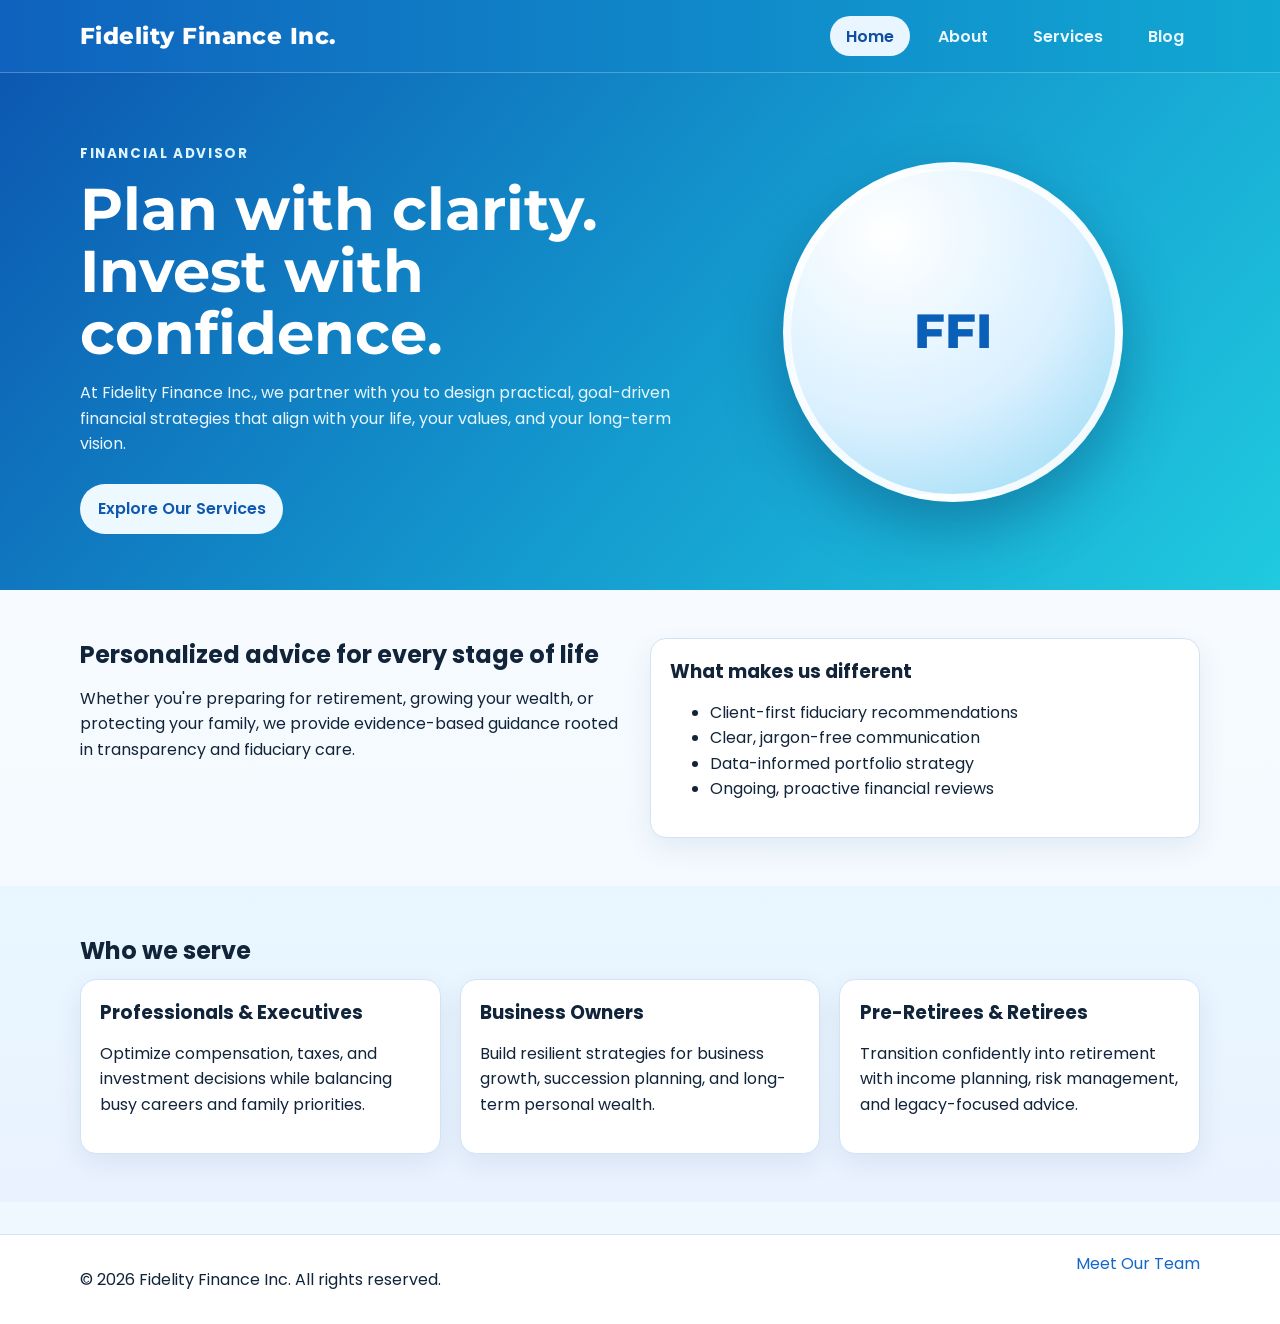
<file: index.html>
<!DOCTYPE html>
<html lang="en">
  <head>
    <meta charset="UTF-8" />
    <meta name="viewport" content="width=device-width, initial-scale=1.0" />
    <title>Fidelity Finance Inc. | Financial Advisory Services</title>
    <meta
      name="description"
      content="Fidelity Finance Inc. helps individuals, families, and business owners build resilient financial plans with trusted advisory guidance."
    />
    <link rel="preconnect" href="https://fonts.googleapis.com" />
    <link rel="preconnect" href="https://fonts.gstatic.com" crossorigin />
    <link
      href="https://fonts.googleapis.com/css2?family=Montserrat:wght@500;700;800&family=Poppins:wght@400;500;600;700&display=swap"
      rel="stylesheet"
    />
    <link rel="stylesheet" href="styles.css" />
  </head>
  <body>
    <header class="site-header">
      <div class="container nav-wrap">
        <a class="brand" href="index.html">Fidelity Finance Inc.</a>
        <nav aria-label="Primary">
          <ul class="nav-links">
            <li><a href="index.html" aria-current="page">Home</a></li>
            <li><a href="about.html">About</a></li>
            <li><a href="services.html">Services</a></li>
            <li><a href="blog.html">Blog</a></li>
          </ul>
        </nav>
      </div>
    </header>

    <main>
      <section class="hero gradient-hero">
        <div class="container">
          <div class="hero-grid">
            <div>
              <p class="eyebrow light">Financial Advisor</p>
              <h1 class="hero-title">Plan with clarity. Invest with confidence.</h1>
              <p class="hero-copy">
                At Fidelity Finance Inc., we partner with you to design practical,
                goal-driven financial strategies that align with your life, your
                values, and your long-term vision.
              </p>
              <a class="button button-light" href="services.html">Explore Our Services</a>
            </div>
            <div class="hero-visual" aria-hidden="true">
              <div class="hero-avatar">FFI</div>
            </div>
          </div>
        </div>
      </section>

      <section class="section">
        <div class="container two-column">
          <div>
            <h2>Personalized advice for every stage of life</h2>
            <p>
              Whether you're preparing for retirement, growing your wealth, or
              protecting your family, we provide evidence-based guidance rooted
              in transparency and fiduciary care.
            </p>
          </div>
          <div class="card">
            <h3>What makes us different</h3>
            <ul>
              <li>Client-first fiduciary recommendations</li>
              <li>Clear, jargon-free communication</li>
              <li>Data-informed portfolio strategy</li>
              <li>Ongoing, proactive financial reviews</li>
            </ul>
          </div>
        </div>
      </section>

      <section class="section alt-bg">
        <div class="container">
          <h2>Who we serve</h2>
          <div class="grid-three">
            <article class="card">
              <h3>Professionals & Executives</h3>
              <p>
                Optimize compensation, taxes, and investment decisions while
                balancing busy careers and family priorities.
              </p>
            </article>
            <article class="card">
              <h3>Business Owners</h3>
              <p>
                Build resilient strategies for business growth, succession
                planning, and long-term personal wealth.
              </p>
            </article>
            <article class="card">
              <h3>Pre-Retirees & Retirees</h3>
              <p>
                Transition confidently into retirement with income planning,
                risk management, and legacy-focused advice.
              </p>
            </article>
          </div>
        </div>
      </section>
    </main>

    <footer class="site-footer">
      <div class="container footer-wrap">
        <p>© 2026 Fidelity Finance Inc. All rights reserved.</p>
        <a href="about.html">Meet Our Team</a>
      </div>
    </footer>
  </body>
</html>
</file>
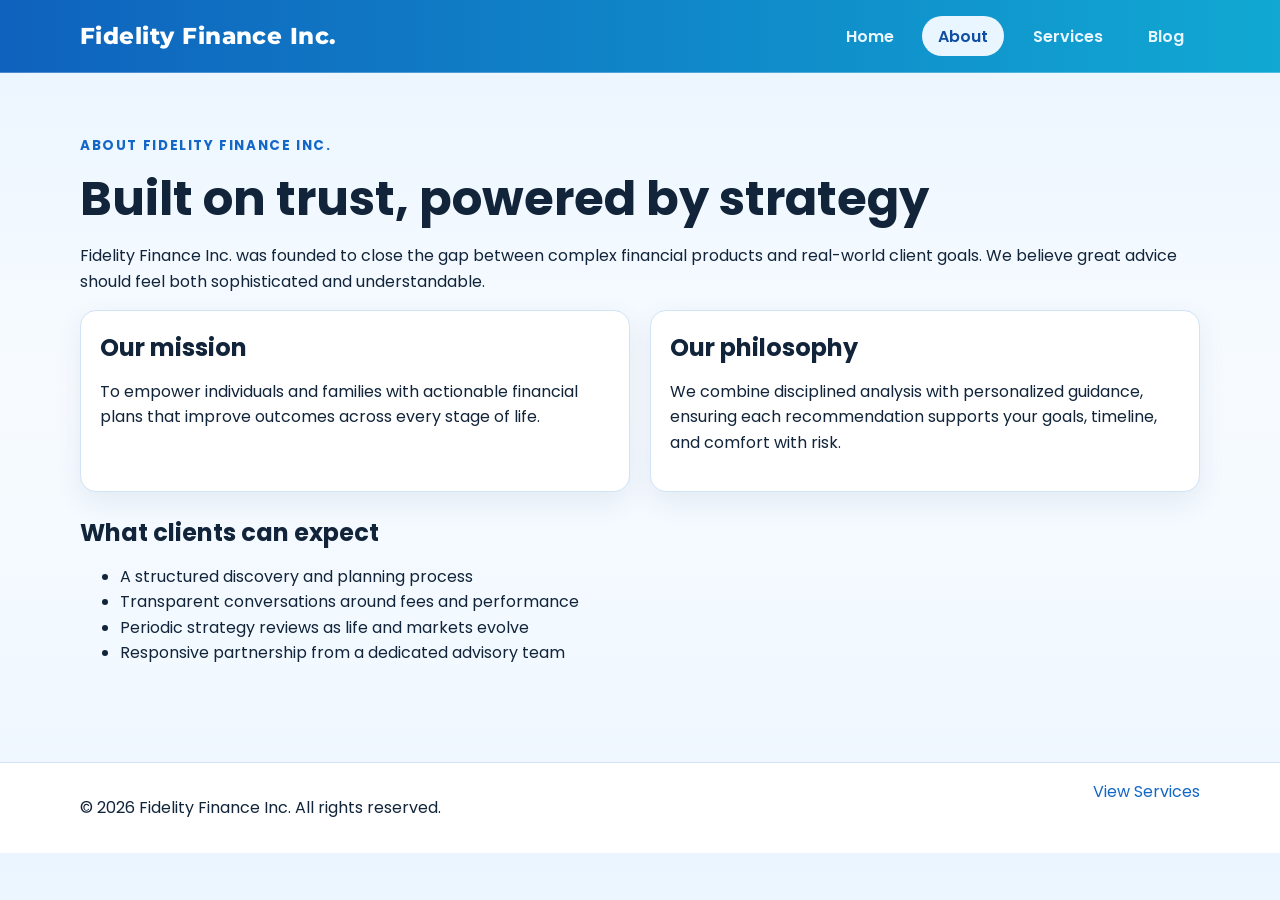
<file: about.html>
<!DOCTYPE html>
<html lang="en">
  <head>
    <meta charset="UTF-8" />
    <meta name="viewport" content="width=device-width, initial-scale=1.0" />
    <title>About | Fidelity Finance Inc.</title>
    <meta
      name="description"
      content="Learn about Fidelity Finance Inc., a client-first financial advisory firm committed to long-term planning and trusted relationships."
    />
    <link rel="preconnect" href="https://fonts.googleapis.com" />
    <link rel="preconnect" href="https://fonts.gstatic.com" crossorigin />
    <link
      href="https://fonts.googleapis.com/css2?family=Montserrat:wght@500;700;800&family=Poppins:wght@400;500;600;700&display=swap"
      rel="stylesheet"
    />
    <link rel="stylesheet" href="styles.css" />
  </head>
  <body>
    <header class="site-header">
      <div class="container nav-wrap">
        <a class="brand" href="index.html">Fidelity Finance Inc.</a>
        <nav aria-label="Primary">
          <ul class="nav-links">
            <li><a href="index.html">Home</a></li>
            <li><a href="about.html" aria-current="page">About</a></li>
            <li><a href="services.html">Services</a></li>
            <li><a href="blog.html">Blog</a></li>
          </ul>
        </nav>
      </div>
    </header>

    <main class="section">
      <div class="container">
        <p class="eyebrow">About Fidelity Finance Inc.</p>
        <h1>Built on trust, powered by strategy</h1>
        <p>
          Fidelity Finance Inc. was founded to close the gap between complex
          financial products and real-world client goals. We believe great
          advice should feel both sophisticated and understandable.
        </p>

        <div class="grid-two">
          <article class="card">
            <h2>Our mission</h2>
            <p>
              To empower individuals and families with actionable financial
              plans that improve outcomes across every stage of life.
            </p>
          </article>
          <article class="card">
            <h2>Our philosophy</h2>
            <p>
              We combine disciplined analysis with personalized guidance,
              ensuring each recommendation supports your goals, timeline, and
              comfort with risk.
            </p>
          </article>
        </div>

        <section class="section-tight">
          <h2>What clients can expect</h2>
          <ul>
            <li>A structured discovery and planning process</li>
            <li>Transparent conversations around fees and performance</li>
            <li>Periodic strategy reviews as life and markets evolve</li>
            <li>Responsive partnership from a dedicated advisory team</li>
          </ul>
        </section>
      </div>
    </main>

    <footer class="site-footer">
      <div class="container footer-wrap">
        <p>© 2026 Fidelity Finance Inc. All rights reserved.</p>
        <a href="services.html">View Services</a>
      </div>
    </footer>
  </body>
</html>
</file>
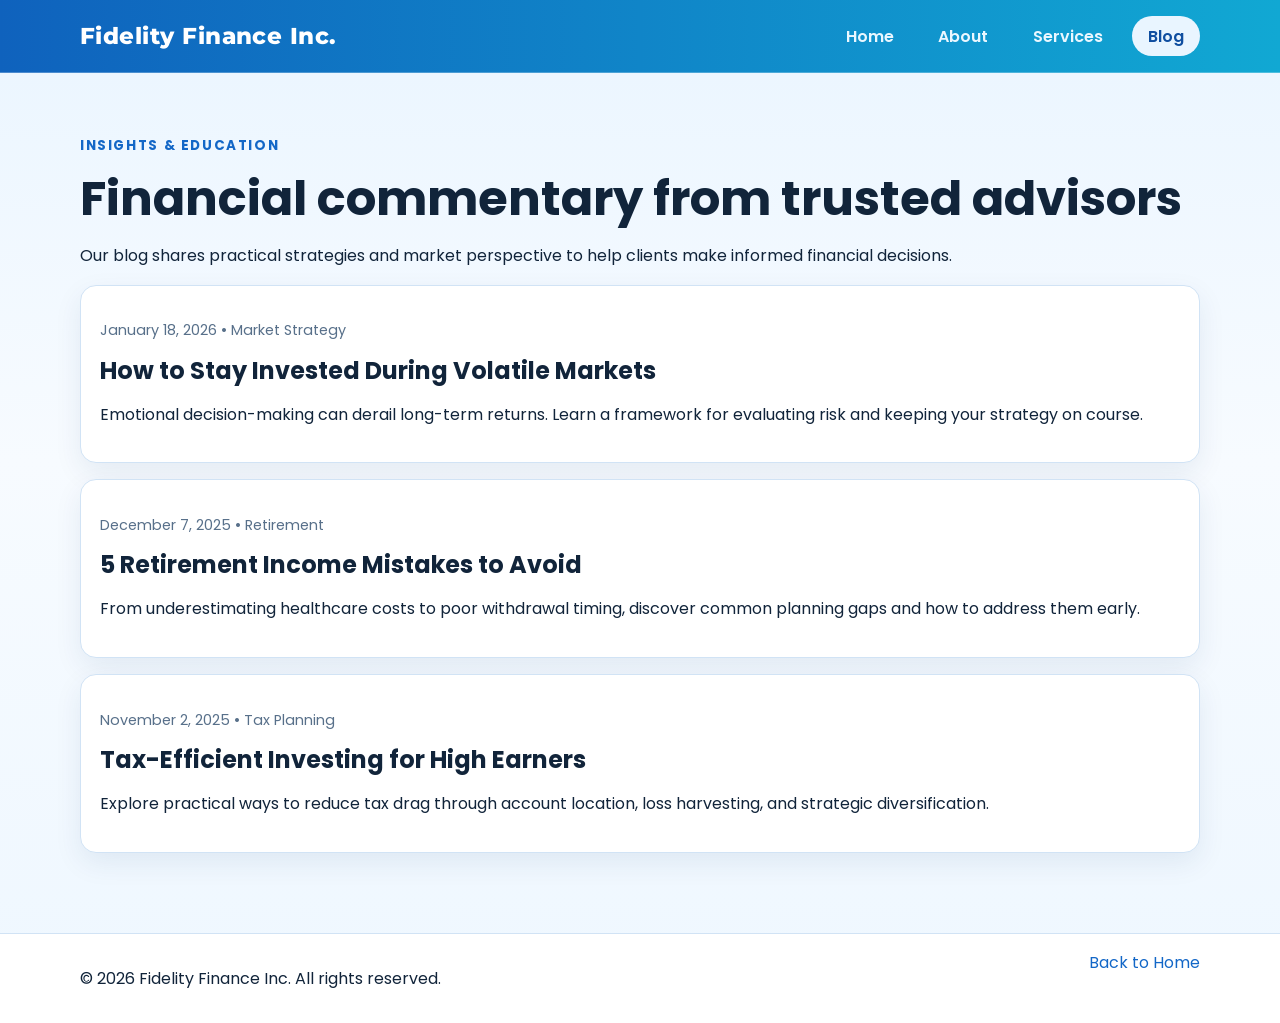
<file: blog.html>
<!DOCTYPE html>
<html lang="en">
  <head>
    <meta charset="UTF-8" />
    <meta name="viewport" content="width=device-width, initial-scale=1.0" />
    <title>Blog | Fidelity Finance Inc.</title>
    <meta
      name="description"
      content="Read financial insights from Fidelity Finance Inc. on market behavior, retirement planning, tax strategy, and long-term wealth management."
    />
    <link rel="preconnect" href="https://fonts.googleapis.com" />
    <link rel="preconnect" href="https://fonts.gstatic.com" crossorigin />
    <link
      href="https://fonts.googleapis.com/css2?family=Montserrat:wght@500;700;800&family=Poppins:wght@400;500;600;700&display=swap"
      rel="stylesheet"
    />
    <link rel="stylesheet" href="styles.css" />
  </head>
  <body>
    <header class="site-header">
      <div class="container nav-wrap">
        <a class="brand" href="index.html">Fidelity Finance Inc.</a>
        <nav aria-label="Primary">
          <ul class="nav-links">
            <li><a href="index.html">Home</a></li>
            <li><a href="about.html">About</a></li>
            <li><a href="services.html">Services</a></li>
            <li><a href="blog.html" aria-current="page">Blog</a></li>
          </ul>
        </nav>
      </div>
    </header>

    <main class="section">
      <div class="container">
        <p class="eyebrow">Insights & Education</p>
        <h1>Financial commentary from trusted advisors</h1>
        <p>
          Our blog shares practical strategies and market perspective to help
          clients make informed financial decisions.
        </p>

        <div class="blog-list">
          <article class="card">
            <p class="meta">January 18, 2026 • Market Strategy</p>
            <h2>How to Stay Invested During Volatile Markets</h2>
            <p>
              Emotional decision-making can derail long-term returns. Learn a
              framework for evaluating risk and keeping your strategy on course.
            </p>
          </article>

          <article class="card">
            <p class="meta">December 7, 2025 • Retirement</p>
            <h2>5 Retirement Income Mistakes to Avoid</h2>
            <p>
              From underestimating healthcare costs to poor withdrawal timing,
              discover common planning gaps and how to address them early.
            </p>
          </article>

          <article class="card">
            <p class="meta">November 2, 2025 • Tax Planning</p>
            <h2>Tax-Efficient Investing for High Earners</h2>
            <p>
              Explore practical ways to reduce tax drag through account
              location, loss harvesting, and strategic diversification.
            </p>
          </article>
        </div>
      </div>
    </main>

    <footer class="site-footer">
      <div class="container footer-wrap">
        <p>© 2026 Fidelity Finance Inc. All rights reserved.</p>
        <a href="index.html">Back to Home</a>
      </div>
    </footer>
  </body>
</html>
</file>
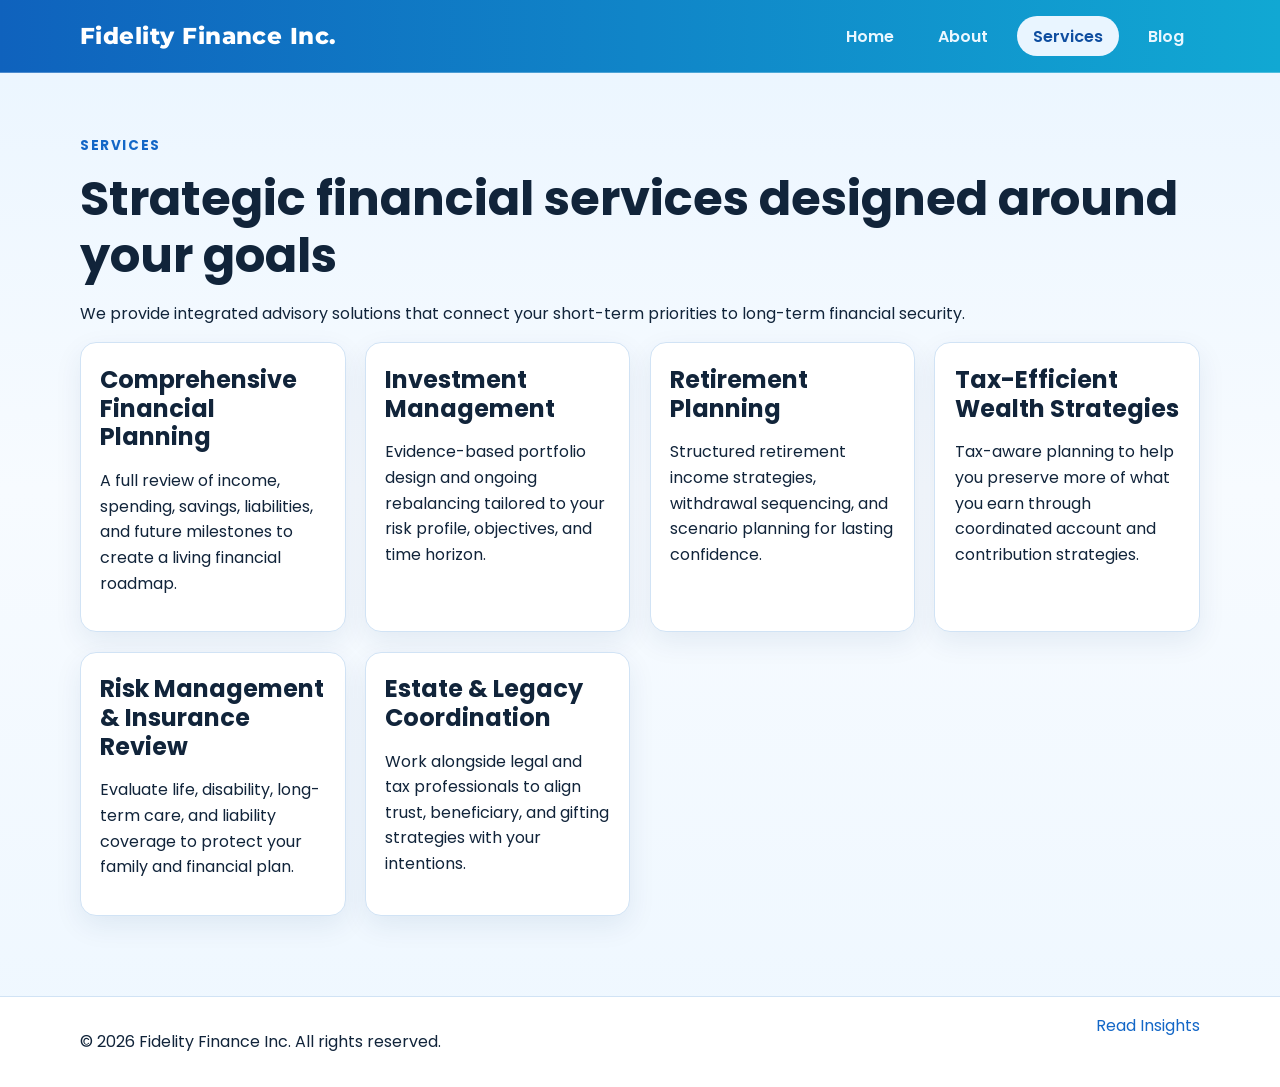
<file: services.html>
<!DOCTYPE html>
<html lang="en">
  <head>
    <meta charset="UTF-8" />
    <meta name="viewport" content="width=device-width, initial-scale=1.0" />
    <title>Services | Fidelity Finance Inc.</title>
    <meta
      name="description"
      content="Explore financial advisory services from Fidelity Finance Inc., including planning, investment management, retirement strategy, and risk protection."
    />
    <link rel="preconnect" href="https://fonts.googleapis.com" />
    <link rel="preconnect" href="https://fonts.gstatic.com" crossorigin />
    <link
      href="https://fonts.googleapis.com/css2?family=Montserrat:wght@500;700;800&family=Poppins:wght@400;500;600;700&display=swap"
      rel="stylesheet"
    />
    <link rel="stylesheet" href="styles.css" />
  </head>
  <body>
    <header class="site-header">
      <div class="container nav-wrap">
        <a class="brand" href="index.html">Fidelity Finance Inc.</a>
        <nav aria-label="Primary">
          <ul class="nav-links">
            <li><a href="index.html">Home</a></li>
            <li><a href="about.html">About</a></li>
            <li><a href="services.html" aria-current="page">Services</a></li>
            <li><a href="blog.html">Blog</a></li>
          </ul>
        </nav>
      </div>
    </header>

    <main class="section">
      <div class="container">
        <p class="eyebrow">Services</p>
        <h1>Strategic financial services designed around your goals</h1>
        <p>
          We provide integrated advisory solutions that connect your short-term
          priorities to long-term financial security.
        </p>

        <div class="grid-two">
          <article class="card">
            <h2>Comprehensive Financial Planning</h2>
            <p>
              A full review of income, spending, savings, liabilities, and
              future milestones to create a living financial roadmap.
            </p>
          </article>

          <article class="card">
            <h2>Investment Management</h2>
            <p>
              Evidence-based portfolio design and ongoing rebalancing tailored
              to your risk profile, objectives, and time horizon.
            </p>
          </article>

          <article class="card">
            <h2>Retirement Planning</h2>
            <p>
              Structured retirement income strategies, withdrawal sequencing,
              and scenario planning for lasting confidence.
            </p>
          </article>

          <article class="card">
            <h2>Tax-Efficient Wealth Strategies</h2>
            <p>
              Tax-aware planning to help you preserve more of what you earn
              through coordinated account and contribution strategies.
            </p>
          </article>

          <article class="card">
            <h2>Risk Management & Insurance Review</h2>
            <p>
              Evaluate life, disability, long-term care, and liability coverage
              to protect your family and financial plan.
            </p>
          </article>

          <article class="card">
            <h2>Estate & Legacy Coordination</h2>
            <p>
              Work alongside legal and tax professionals to align trust,
              beneficiary, and gifting strategies with your intentions.
            </p>
          </article>
        </div>
      </div>
    </main>

    <footer class="site-footer">
      <div class="container footer-wrap">
        <p>© 2026 Fidelity Finance Inc. All rights reserved.</p>
        <a href="blog.html">Read Insights</a>
      </div>
    </footer>
  </body>
</html>
</file>
<file: styles.css>
:root {
  --bg: #eef7ff;
  --text: #11243a;
  --muted: #58708a;
  --primary: #1367c7;
  --secondary: #1bc2d8;
  --card: #ffffff;
  --border: #d1e3f5;
}

* {
  box-sizing: border-box;
}

body {
  margin: 0;
  font-family: "Poppins", "Segoe UI", Roboto, Arial, sans-serif;
  color: var(--text);
  background: linear-gradient(180deg, #eaf5ff 0%, #f7fbff 45%, #eef7ff 100%);
  line-height: 1.6;
}

.container {
  width: min(1120px, 92%);
  margin: 0 auto;
}

.site-header {
  background: linear-gradient(90deg, #0f62bd, #11a8d3);
  border-bottom: 1px solid rgba(255, 255, 255, 0.25);
}

.nav-wrap {
  display: flex;
  align-items: center;
  justify-content: space-between;
  gap: 1rem;
  padding: 1.1rem 0;
}

.brand {
  color: #fff;
  text-decoration: none;
  font-family: "Montserrat", sans-serif;
  font-weight: 800;
  font-size: 1.45rem;
  letter-spacing: 0.02em;
}

.nav-links {
  display: flex;
  justify-content: flex-end;
  gap: 0.8rem;
  list-style: none;
  margin: 0;
  padding: 0;
}

.nav-links a {
  color: #eaf7ff;
  text-decoration: none;
  font-weight: 600;
  padding: 0.55rem 1rem;
  border-radius: 999px;
  transition: 0.2s ease;
}

.nav-links a:hover,
.nav-links a[aria-current="page"] {
  color: #0f4ea0;
  background: #e9f5ff;
}

.hero {
  padding: 3.5rem 0;
}

.gradient-hero {
  background: linear-gradient(130deg, #0c58b1 0%, #149bcf 55%, #20cadf 100%);
  color: #fff;
}

.hero-grid {
  display: grid;
  grid-template-columns: 1.2fr 1fr;
  gap: 2rem;
  align-items: center;
}

.hero-title {
  font-family: "Montserrat", sans-serif;
  font-size: clamp(2rem, 5vw, 3.7rem);
  margin: 0.25rem 0 0.9rem;
  line-height: 1.05;
}

.hero-copy {
  color: #e8f7ff;
  max-width: 60ch;
}

.hero-visual {
  display: grid;
  place-items: center;
}

.hero-avatar {
  width: min(340px, 76vw);
  aspect-ratio: 1;
  border-radius: 50%;
  background: radial-gradient(circle at 30% 20%, #ffffff 0%, #daf0ff 55%, #8fd7f2 100%);
  border: 8px solid rgba(255, 255, 255, 0.85);
  box-shadow: 0 25px 60px rgba(6, 40, 86, 0.35);
  display: grid;
  place-items: center;
  color: #0a5fb8;
  font-family: "Montserrat", sans-serif;
  font-size: clamp(2rem, 4vw, 3rem);
  font-weight: 800;
}

.eyebrow {
  text-transform: uppercase;
  font-size: 0.84rem;
  letter-spacing: 0.12em;
  color: var(--primary);
  font-weight: 700;
}

.eyebrow.light {
  color: #ddf5ff;
}

h1,
h2,
h3 {
  line-height: 1.2;
  margin: 0.2rem 0 0.8rem;
}

h1 {
  font-size: clamp(2rem, 4vw, 3rem);
}

.section {
  padding: 3rem 0;
}

.section-tight {
  padding-top: 1.5rem;
}

.alt-bg {
  background: linear-gradient(180deg, #e8f7ff 0%, #eaf2ff 100%);
}

.two-column,
.grid-two,
.grid-three {
  display: grid;
  gap: 1.2rem;
}

.two-column,
.grid-two {
  grid-template-columns: repeat(auto-fit, minmax(260px, 1fr));
}

.grid-three {
  grid-template-columns: repeat(auto-fit, minmax(220px, 1fr));
}

.card {
  background: var(--card);
  border: 1px solid var(--border);
  border-radius: 16px;
  padding: 1.2rem;
  box-shadow: 0 10px 28px rgba(11, 53, 103, 0.08);
}

.button {
  display: inline-block;
  background: var(--primary);
  color: #fff;
  text-decoration: none;
  padding: 0.75rem 1.1rem;
  border-radius: 999px;
  font-weight: 600;
  margin-top: 0.7rem;
}

.button-light {
  background: #eef9ff;
  color: #1058af;
}

.blog-list {
  display: grid;
  gap: 1rem;
}

.meta {
  color: var(--muted);
  font-size: 0.9rem;
}

.site-footer {
  margin-top: 2rem;
  background: #fff;
  border-top: 1px solid var(--border);
}

.footer-wrap {
  padding: 1rem 0;
  display: flex;
  justify-content: space-between;
  gap: 1rem;
  flex-wrap: wrap;
}

.site-footer a {
  color: var(--primary);
  text-decoration: none;
}

@media (max-width: 860px) {
  .hero-grid {
    grid-template-columns: 1fr;
  }

  .hero-visual {
    order: -1;
  }

  .nav-wrap {
    flex-direction: column;
    align-items: flex-start;
  }

  .nav-links {
    flex-wrap: wrap;
  }
}
</file>
